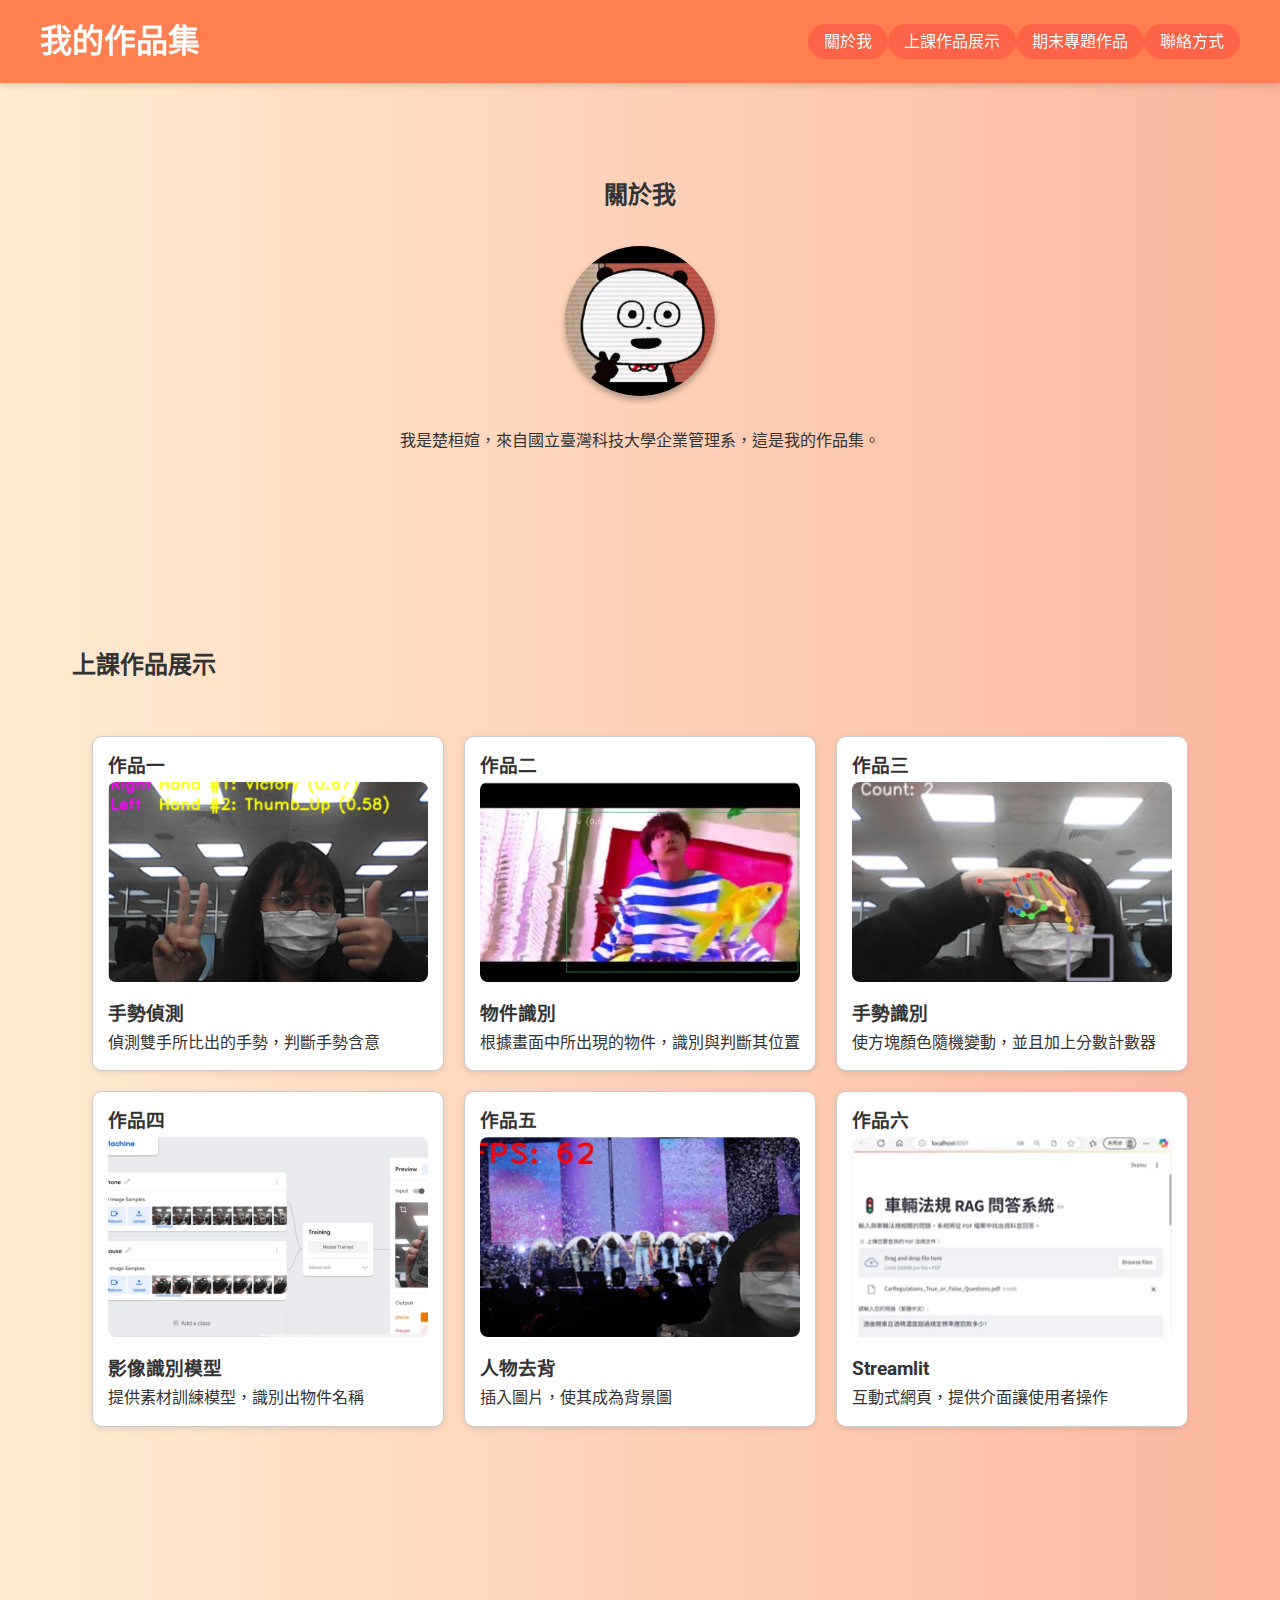
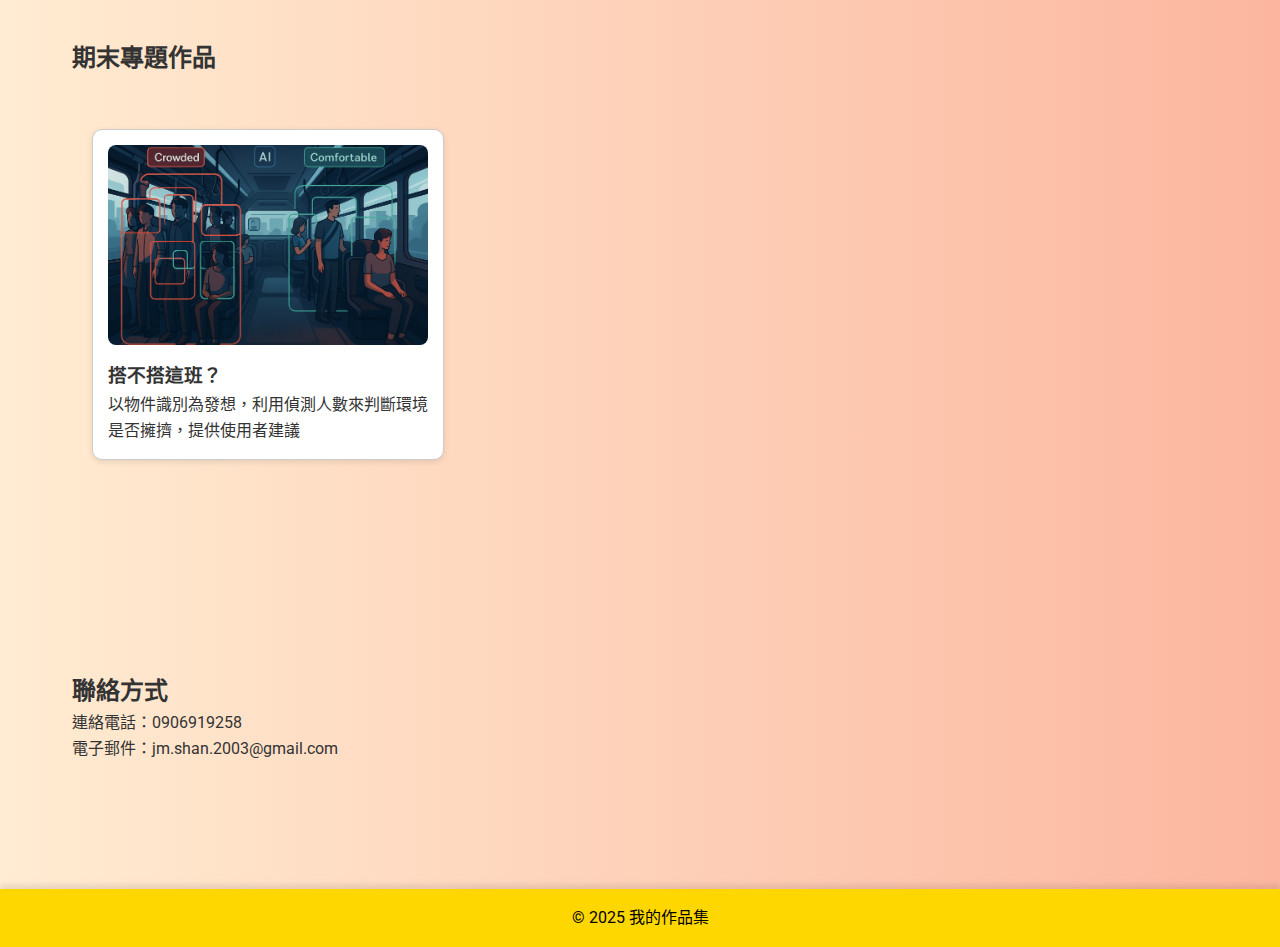
<file: index.html>
<!DOCTYPE html>
<html lang="zh-TW">
<head>
  <meta charset="utf-8">
  <meta name="viewport" content="width=device-width, initial-scale=1.0">
  <title>我的作品集</title>
  <link href="style.css" rel="stylesheet" type="text/css" />
  <style>
    .projects-grid {
      display: grid;
      grid-template-columns: repeat(3, 1fr);
      gap: 20px;
      padding: 20px;
    }

    .project-card {
      border: 1px solid #ccc;
      border-radius: 10px;
      padding: 15px;
      background-color: #fff;
      box-shadow: 0 2px 6px rgba(0, 0, 0, 0.1);
    }

    .project-card img {
      width: 100%;
      height: 200px;
      object-fit: cover;
      border-radius: 8px;
      margin-bottom: 10px;
    }
  </style>
</head>
<body>
  <header>
    <nav>
      <h1>我的作品集</h1>
      <ul>
        <li><a href="#about">關於我</a></li>
        <li><a href="#projects">上課作品展示</a></li>
        <li><a href="#projects-advance">期末專題作品</a></li>
        <li><a href="#contact">聯絡方式</a></li>
      </ul>
    </nav>
  </header>

  <section id="about">
    <h2>關於我</h2>
    <div class="about-content">
      <img src="attached_assets/封面圖.jpg" alt="個人照片" class="profile-img">
      <p>我是楚桓媗，來自國立臺灣科技大學企業管理系，這是我的作品集。</p>
    </div>
  </section>

  <section id="projects">
    <h2>上課作品展示</h2>
    <div class="projects-grid">
      <div class="project-card">
        <h3>作品一</h3>
        <img src="attached_assets/作品集1.png" alt="作品集1 圖片">
        <h3>手勢偵測</h3>
        <p>偵測雙手所比出的手勢，判斷手勢含意</p>
      </div>
      <div class="project-card">
         <h3>作品二</h3>
        <img src="attached_assets/作品集2.jpg" alt="作品集2 圖片">
        <h3>物件識別</h3>
        <p>根據畫面中所出現的物件，識別與判斷其位置</p>
      </div>
      <div class="project-card">
         <h3>作品三</h3>
        <img src="attached_assets/作品集3.jpg" alt="作品集3 圖片">
        <h3>手勢識別</h3>
        <p>使方塊顏色隨機變動，並且加上分數計數器</p>
      </div>
      <div class="project-card">
        <h3>作品四</h3>
        <img src="attached_assets/作品集4.jpg" alt="作品集4 圖片">
        <h3>影像識別模型</h3>
        <p>提供素材訓練模型，識別出物件名稱</p>
      </div>
      <div class="project-card">
        <h3>作品五</h3>
        <img src="attached_assets/作品集(5.png" alt="作品集5 圖片">
        <h3>人物去背</h3>
        <p>插入圖片，使其成為背景圖</p>
      </div>
      <div class="project-card">
         <h3>作品六</h3>
        <img src="attached_assets/作品集6.png" alt="image 圖片">
        <h3>Streamlit</h3>
        <p>互動式網頁，提供介面讓使用者操作</p>
      </div>
    </div>
  </section>

  <section id="projects-advance">
    <h2>期末專題作品</h2>
    <div class="projects-grid">
      <div class="project-card">
        <img src="attached_assets/網頁封面.png" alt="專案1">
        <h3>搭不搭這班？</h3>
        <p>以物件識別為發想，利用偵測人數來判斷環境是否擁擠，提供使用者建議</p>
      </div>
    </div>
  </section>

  <section id="contact">
    <h2>聯絡方式</h2>
    <div class="contact-info">
      <p>連絡電話：0906919258</p>
      <p>電子郵件：jm.shan.2003@gmail.com</p>
    </div>
  </section>

  <footer>
    <p>&copy; 2025 我的作品集</p>
  </footer>

  <script src="script.js"></script>
</body>
</html>
</file>
<file: style.css>
@import url('https://fonts.googleapis.com/css2?family=Roboto:wght@300;400;700&display=swap');

* {
  margin: 0;
  padding: 0;
  box-sizing: border-box;
}

body {
  font-family: 'Roboto', sans-serif;
  line-height: 1.6;
  background: linear-gradient(to right, #ffecd2, #fcb69f);
  color: #333;
}

header {
  background-color: #FF7F50; /* Coral color for header */
  color: white;
  padding: 1rem;
  position: fixed;
  width: 100%;
  top: 0;
  box-shadow: 0px 4px 6px rgba(0, 0, 0, 0.1);
}

nav {
  display: flex;
  justify-content: space-between;
  align-items: center;
  max-width: 1200px;
  margin: 0 auto;
}

nav ul {
  display: flex;
  list-style: none;
}

nav ul li a {
  color: white;
  text-decoration: none;
  padding: 0.5rem 1rem;
  background-color: #FF6347; /* Tomato color for nav links */
  border-radius: 20px;
  transition: background-color 0.3s ease;
}

nav ul li a:hover {
  background-color: #FF4500; /* OrangeRed on hover */
}

section {
  padding: 6rem 2rem;
  max-width: 1200px;
  margin: 0 auto;
}

#about {
  margin-top: 80px;
  text-align: center;
}

.about-content {
  display: flex;
  flex-direction: column;
  align-items: center;
  gap: 2rem;
  margin-top: 2rem;
}

.profile-img {
  border-radius: 50%;
  height: 150px;
  object-fit: cover;
  box-shadow: 0px 4px 6px rgba(0, 0, 0, 0.3);
}

.projects-grid {
  display: grid;
  grid-template-columns: repeat(auto-fit, minmax(300px, 1fr));
  gap: 2rem;
  margin-top: 2rem;
}

.project-card {
  border: 1px solid #ddd;
  padding: 1rem;
  border-radius: 8px;
  background-color: white;
  box-shadow: 0px 4px 6px rgba(0, 0, 0, 0.1);
  transition: transform 0.3s ease;
}

.project-card:hover {
  transform: translateY(-5px);
}

footer {
  background-color: #FFD700; /* Gold color for footer */
  color: black;
  text-align: center;
  padding: 1rem;
  margin-top: 2rem;
  box-shadow: 0px -4px 6px rgba(0, 0, 0, 0.1);
}

@media (max-width: 768px) {
  nav {
    flex-direction: column;
    gap: 1rem;
  }

  .about-content {
    flex-direction: column;
    text-align: center;
  }
}
</file>
